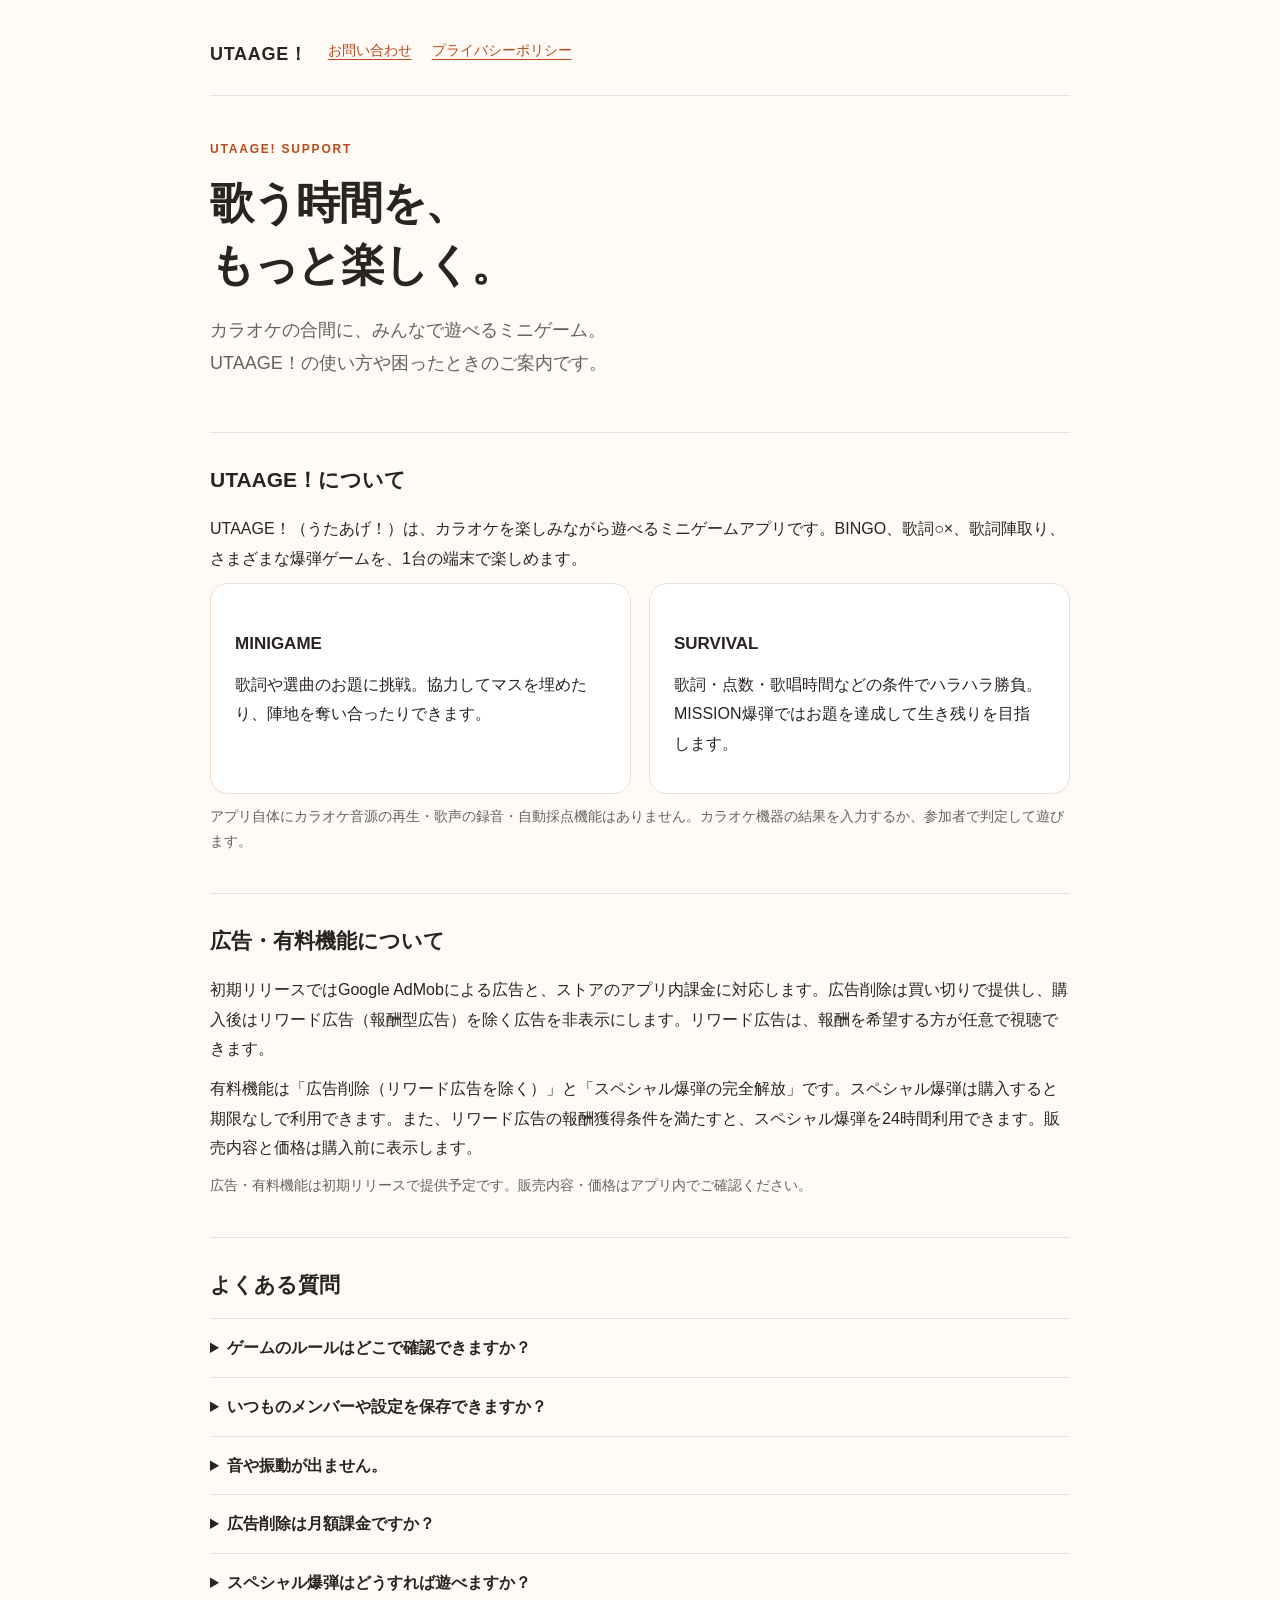
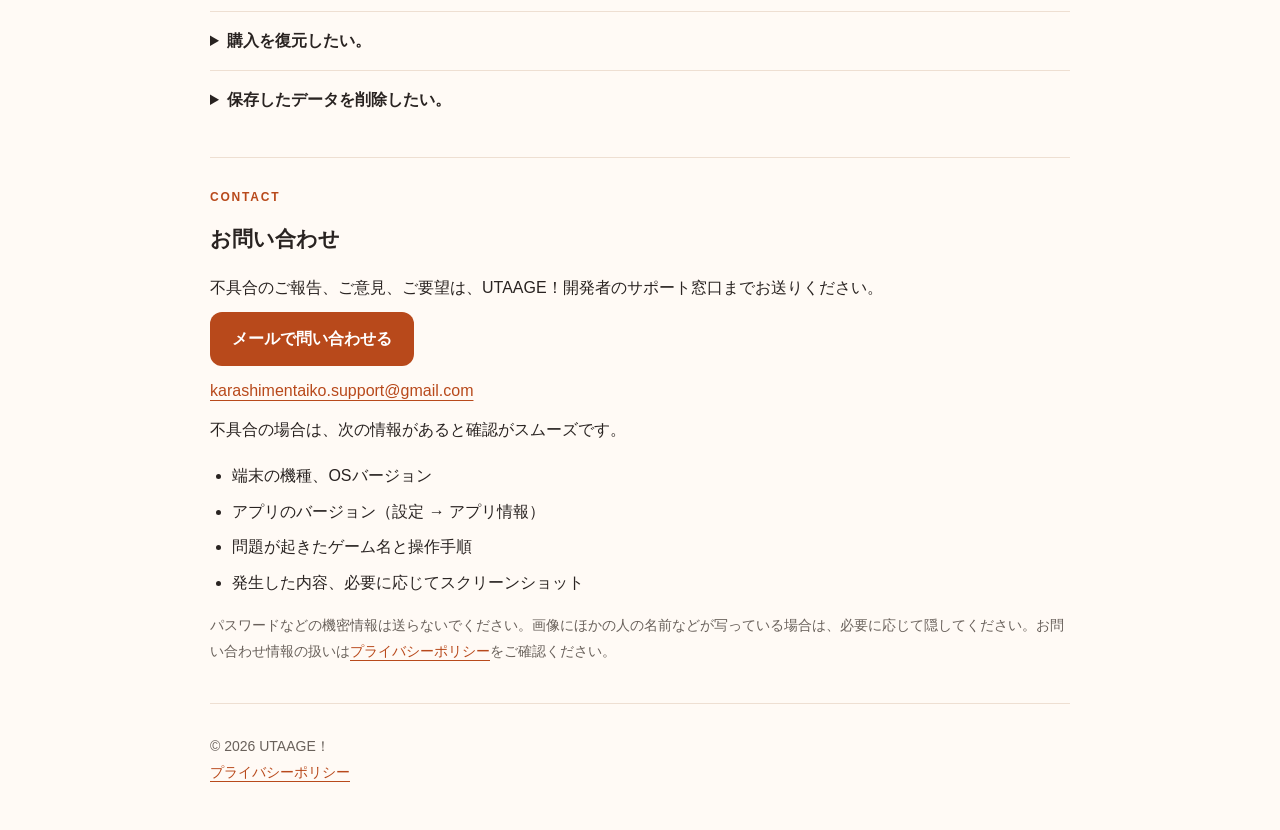
<file: index.html>
<!doctype html>
<html lang="ja"><head><meta charset="utf-8"><meta name="viewport" content="width=device-width,initial-scale=1"><meta name="description" content="カラオケミニゲームアプリUTAAGE！のサポートページ。遊び方、お問い合わせ、プライバシーポリシーをご案内します。"><title>UTAAGE！ サポート</title><link rel="stylesheet" href="style.css"></head><body>
<header><nav aria-label="ナビゲーション"><a class="brand" href="index.html">UTAAGE！</a><a href="#contact">お問い合わせ</a><a href="privacy.html">プライバシーポリシー</a></nav></header>
<main><section class="hero"><p class="eyebrow">UTAAGE! SUPPORT</p><h1>歌う時間を、<br>もっと楽しく。</h1><p class="lead">カラオケの合間に、みんなで遊べるミニゲーム。<br>UTAAGE！の使い方や困ったときのご案内です。</p></section>
<section><h2>UTAAGE！について</h2><p>UTAAGE！（うたあげ！）は、カラオケを楽しみながら遊べるミニゲームアプリです。BINGO、歌詞○×、歌詞陣取り、さまざまな爆弾ゲームを、1台の端末で楽しめます。</p><div class="grid"><div class="card"><h3>MINIGAME</h3><p>歌詞や選曲のお題に挑戦。協力してマスを埋めたり、陣地を奪い合ったりできます。</p></div><div class="card"><h3>SURVIVAL</h3><p>歌詞・点数・歌唱時間などの条件でハラハラ勝負。MISSION爆弾ではお題を達成して生き残りを目指します。</p></div></div><p class="muted">アプリ自体にカラオケ音源の再生・歌声の録音・自動採点機能はありません。カラオケ機器の結果を入力するか、参加者で判定して遊びます。</p></section>
<section><h2>広告・有料機能について</h2><p>初期リリースではGoogle AdMobによる広告と、ストアのアプリ内課金に対応します。広告削除は買い切りで提供し、購入後はリワード広告（報酬型広告）を除く広告を非表示にします。リワード広告は、報酬を希望する方が任意で視聴できます。</p><p>有料機能は「広告削除（リワード広告を除く）」と「スペシャル爆弾の完全解放」です。スペシャル爆弾は購入すると期限なしで利用できます。また、リワード広告の報酬獲得条件を満たすと、スペシャル爆弾を24時間利用できます。販売内容と価格は購入前に表示します。</p><p class="muted">広告・有料機能は初期リリースで提供予定です。販売内容・価格はアプリ内でご確認ください。</p></section>
<section><h2>よくある質問</h2>
<details><summary>ゲームのルールはどこで確認できますか？</summary><p>ゲーム一覧の各ゲームにある「ルール」ボタンから確認できます。</p></details>
<details><summary>いつものメンバーや設定を保存できますか？</summary><p>「設定」からメンバーやチーム構成、ゲームごとのデフォルト設定を保存できます。保存データは端末内で管理します。</p></details>
<details><summary>音や振動が出ません。</summary><p>アプリの「設定 → 音・振動・画面」と、端末側の音量・振動設定を確認してください。振動は対応する実機のみで利用できます。</p></details>
<details><summary>広告削除は月額課金ですか？</summary><p>広告削除は1回の購入で利用する買い切りです。自動更新の月額課金ではありません。任意で視聴するリワード広告は削除の対象外です。</p></details>
<details><summary>スペシャル爆弾はどうすれば遊べますか？</summary><p>有料の完全解放で期限なしに利用できます。購入せずに遊びたい場合は、任意でリワード広告を視聴し、報酬獲得条件を満たすと24時間解放されます。報酬の内容は視聴前に案内します。</p></details>
<details><summary>購入を復元したい。</summary><p>購入時と同じApple AccountまたはGoogleアカウントで、購入したストアにサインインしてください。復元できない場合は、アプリのバージョンと購入した商品名を添えてお問い合わせください。パスワードやカード番号は送らないでください。</p></details>
<details><summary>保存したデータを削除したい。</summary><p>「設定 → データ管理」で、前回設定・デフォルト設定・登録メンバー・保存チームを種類別に削除できます。メンバーとチームは別々に保存されているため、それぞれの削除が必要です。</p></details>
</section>
<section id="contact"><p class="eyebrow">CONTACT</p><h2>お問い合わせ</h2><p>不具合のご報告、ご意見、ご要望は、UTAAGE！開発者のサポート窓口までお送りください。</p><p><a class="button" href="mailto:karashimentaiko.support@gmail.com?subject=UTAAGE%EF%BC%81%20%E3%81%8A%E5%95%8F%E3%81%84%E5%90%88%E3%82%8F%E3%81%9B">メールで問い合わせる</a></p><p><a href="mailto:karashimentaiko.support@gmail.com">karashimentaiko.support@gmail.com</a></p><p>不具合の場合は、次の情報があると確認がスムーズです。</p><ul><li>端末の機種、OSバージョン</li><li>アプリのバージョン（設定 → アプリ情報）</li><li>問題が起きたゲーム名と操作手順</li><li>発生した内容、必要に応じてスクリーンショット</li></ul><p class="muted">パスワードなどの機密情報は送らないでください。画像にほかの人の名前などが写っている場合は、必要に応じて隠してください。お問い合わせ情報の扱いは<a href="privacy.html">プライバシーポリシー</a>をご確認ください。</p></section>
</main><footer>© 2026 UTAAGE！<br><a href="privacy.html">プライバシーポリシー</a></footer></body></html>
</file>
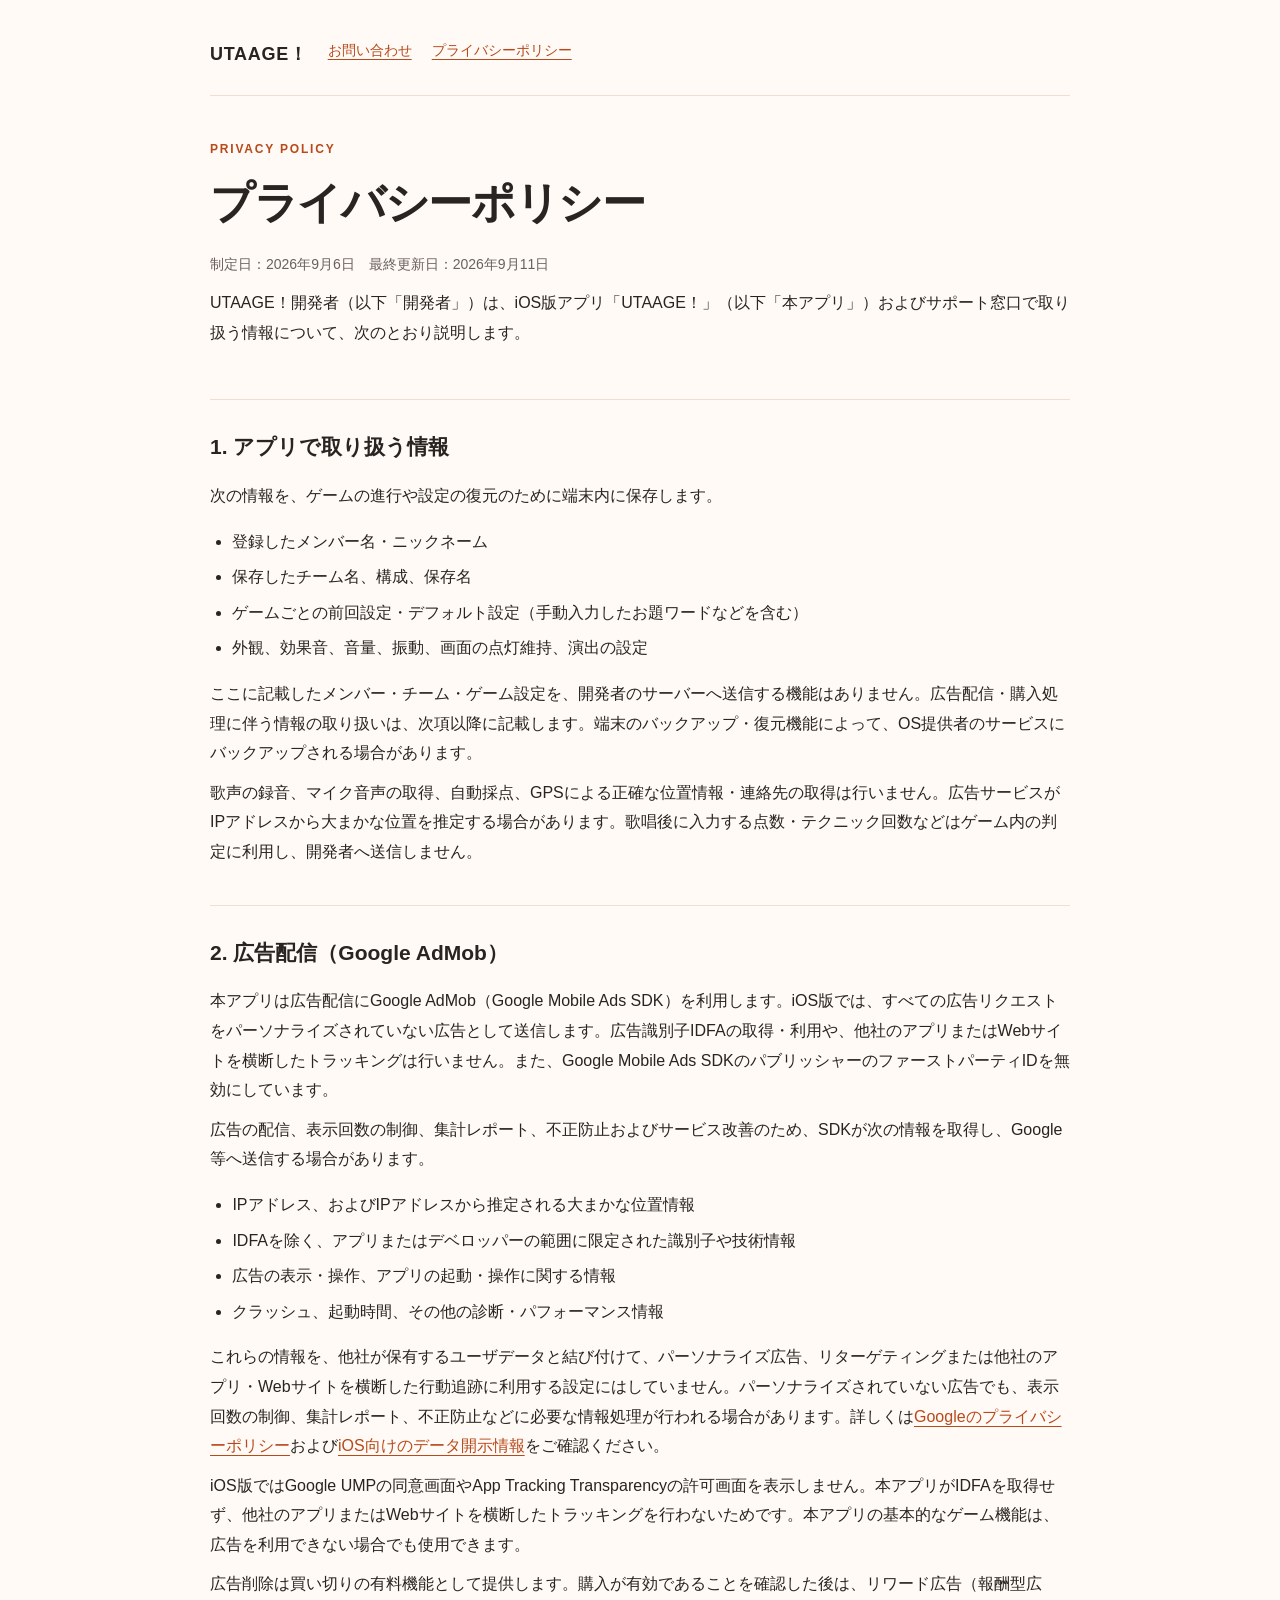
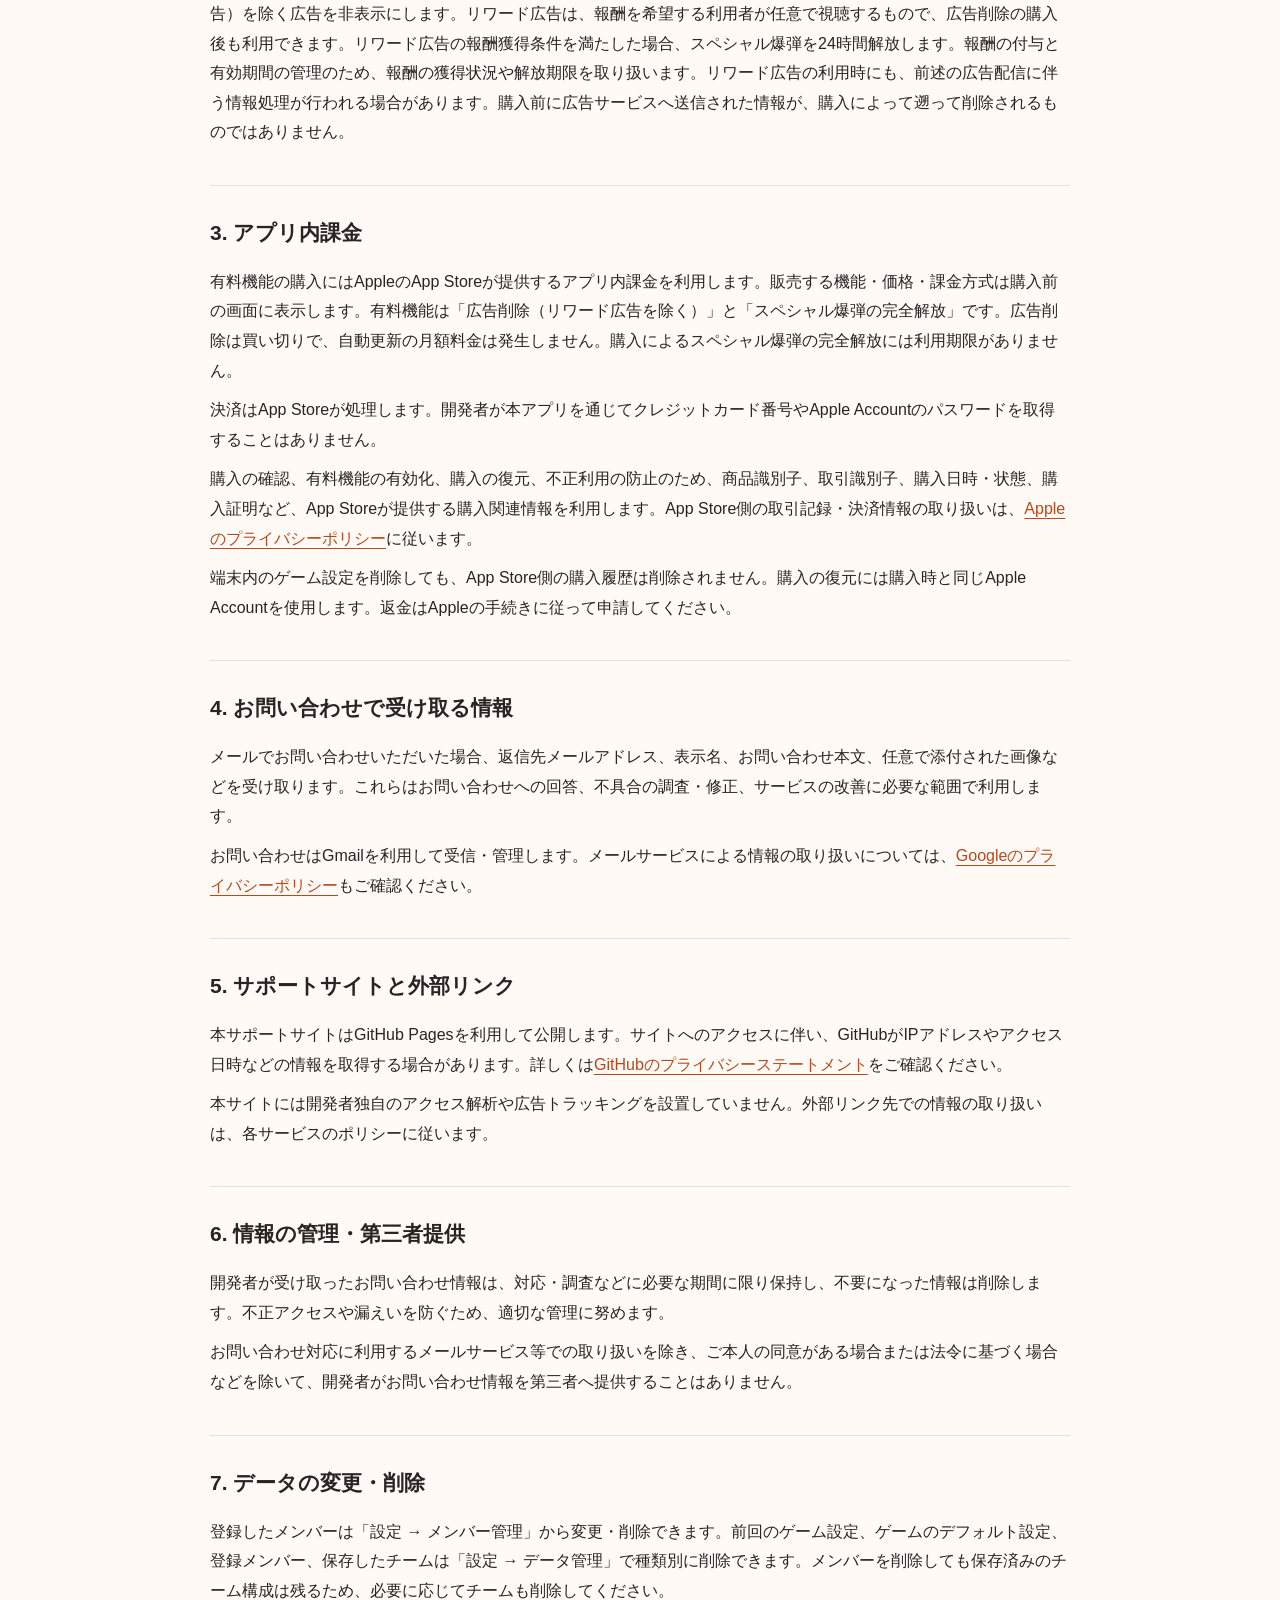
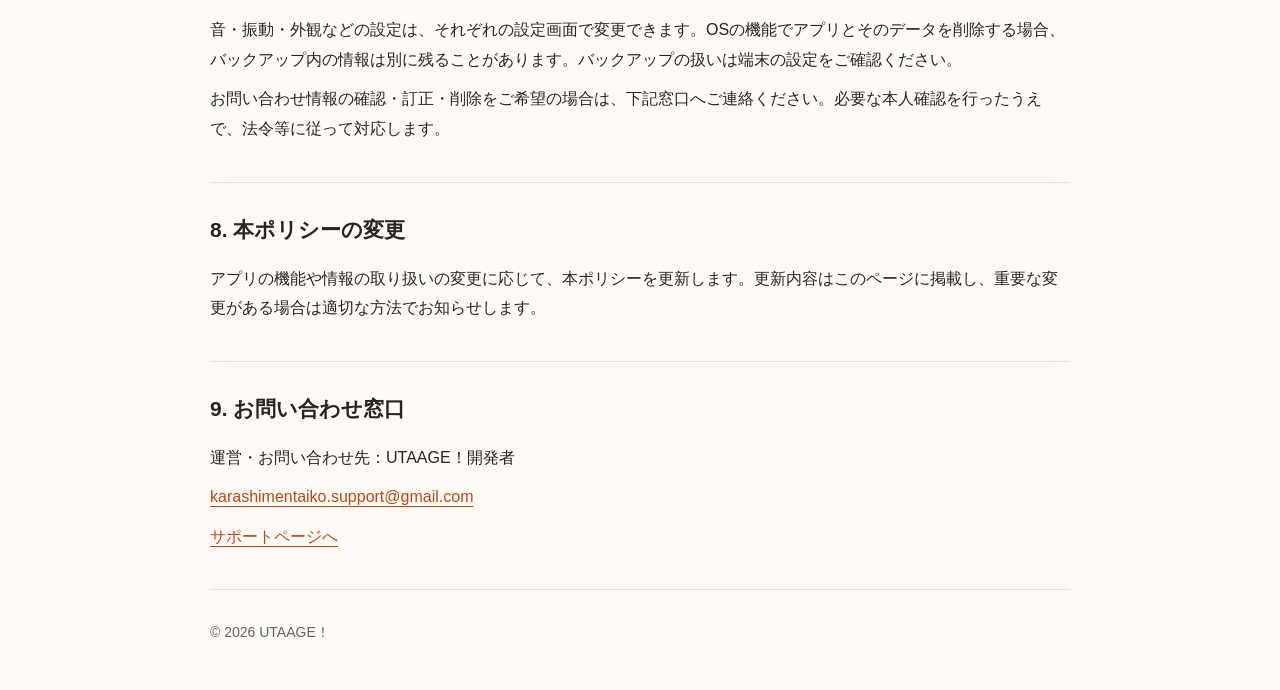
<file: privacy.html>
<!doctype html>
<html lang="ja"><head><meta charset="utf-8"><meta name="viewport" content="width=device-width,initial-scale=1"><meta name="description" content="UTAAGE！における端末内データ、お問い合わせ情報、外部サービスの取り扱いについて。"><title>プライバシーポリシー | UTAAGE！</title><link rel="stylesheet" href="style.css"></head><body>
<header><nav aria-label="ナビゲーション"><a class="brand" href="index.html">UTAAGE！</a><a href="index.html#contact">お問い合わせ</a><a href="privacy.html" aria-current="page">プライバシーポリシー</a></nav></header>
<main><section class="hero"><p class="eyebrow">PRIVACY POLICY</p><h1>プライバシーポリシー</h1><p class="muted">制定日：2026年9月6日　最終更新日：2026年9月11日</p><p>UTAAGE！開発者（以下「開発者」）は、iOS版アプリ「UTAAGE！」（以下「本アプリ」）およびサポート窓口で取り扱う情報について、次のとおり説明します。</p></section>
<section><h2>1. アプリで取り扱う情報</h2><p>次の情報を、ゲームの進行や設定の復元のために端末内に保存します。</p><ul><li>登録したメンバー名・ニックネーム</li><li>保存したチーム名、構成、保存名</li><li>ゲームごとの前回設定・デフォルト設定（手動入力したお題ワードなどを含む）</li><li>外観、効果音、音量、振動、画面の点灯維持、演出の設定</li></ul><p>ここに記載したメンバー・チーム・ゲーム設定を、開発者のサーバーへ送信する機能はありません。広告配信・購入処理に伴う情報の取り扱いは、次項以降に記載します。端末のバックアップ・復元機能によって、OS提供者のサービスにバックアップされる場合があります。</p><p>歌声の録音、マイク音声の取得、自動採点、GPSによる正確な位置情報・連絡先の取得は行いません。広告サービスがIPアドレスから大まかな位置を推定する場合があります。歌唱後に入力する点数・テクニック回数などはゲーム内の判定に利用し、開発者へ送信しません。</p></section>
<section><h2>2. 広告配信（Google AdMob）</h2><p>本アプリは広告配信にGoogle AdMob（Google Mobile Ads SDK）を利用します。iOS版では、すべての広告リクエストをパーソナライズされていない広告として送信します。広告識別子IDFAの取得・利用や、他社のアプリまたはWebサイトを横断したトラッキングは行いません。また、Google Mobile Ads SDKのパブリッシャーのファーストパーティIDを無効にしています。</p><p>広告の配信、表示回数の制御、集計レポート、不正防止およびサービス改善のため、SDKが次の情報を取得し、Google等へ送信する場合があります。</p><ul><li>IPアドレス、およびIPアドレスから推定される大まかな位置情報</li><li>IDFAを除く、アプリまたはデベロッパーの範囲に限定された識別子や技術情報</li><li>広告の表示・操作、アプリの起動・操作に関する情報</li><li>クラッシュ、起動時間、その他の診断・パフォーマンス情報</li></ul><p>これらの情報を、他社が保有するユーザデータと結び付けて、パーソナライズ広告、リターゲティングまたは他社のアプリ・Webサイトを横断した行動追跡に利用する設定にはしていません。パーソナライズされていない広告でも、表示回数の制御、集計レポート、不正防止などに必要な情報処理が行われる場合があります。詳しくは<a href="https://policies.google.com/privacy?hl=ja">Googleのプライバシーポリシー</a>および<a href="https://developers.google.com/admob/ios/privacy/data-disclosure">iOS向けのデータ開示情報</a>をご確認ください。</p><p>iOS版ではGoogle UMPの同意画面やApp Tracking Transparencyの許可画面を表示しません。本アプリがIDFAを取得せず、他社のアプリまたはWebサイトを横断したトラッキングを行わないためです。本アプリの基本的なゲーム機能は、広告を利用できない場合でも使用できます。</p><p>広告削除は買い切りの有料機能として提供します。購入が有効であることを確認した後は、リワード広告（報酬型広告）を除く広告を非表示にします。リワード広告は、報酬を希望する利用者が任意で視聴するもので、広告削除の購入後も利用できます。リワード広告の報酬獲得条件を満たした場合、スペシャル爆弾を24時間解放します。報酬の付与と有効期間の管理のため、報酬の獲得状況や解放期限を取り扱います。リワード広告の利用時にも、前述の広告配信に伴う情報処理が行われる場合があります。購入前に広告サービスへ送信された情報が、購入によって遡って削除されるものではありません。</p></section>
<section><h2>3. アプリ内課金</h2><p>有料機能の購入にはAppleのApp Storeが提供するアプリ内課金を利用します。販売する機能・価格・課金方式は購入前の画面に表示します。有料機能は「広告削除（リワード広告を除く）」と「スペシャル爆弾の完全解放」です。広告削除は買い切りで、自動更新の月額料金は発生しません。購入によるスペシャル爆弾の完全解放には利用期限がありません。</p><p>決済はApp Storeが処理します。開発者が本アプリを通じてクレジットカード番号やApple Accountのパスワードを取得することはありません。</p><p>購入の確認、有料機能の有効化、購入の復元、不正利用の防止のため、商品識別子、取引識別子、購入日時・状態、購入証明など、App Storeが提供する購入関連情報を利用します。App Store側の取引記録・決済情報の取り扱いは、<a href="https://www.apple.com/jp/legal/privacy/">Appleのプライバシーポリシー</a>に従います。</p><p>端末内のゲーム設定を削除しても、App Store側の購入履歴は削除されません。購入の復元には購入時と同じApple Accountを使用します。返金はAppleの手続きに従って申請してください。</p></section>
<section><h2>4. お問い合わせで受け取る情報</h2><p>メールでお問い合わせいただいた場合、返信先メールアドレス、表示名、お問い合わせ本文、任意で添付された画像などを受け取ります。これらはお問い合わせへの回答、不具合の調査・修正、サービスの改善に必要な範囲で利用します。</p><p>お問い合わせはGmailを利用して受信・管理します。メールサービスによる情報の取り扱いについては、<a href="https://policies.google.com/privacy?hl=ja">Googleのプライバシーポリシー</a>もご確認ください。</p></section>
<section><h2>5. サポートサイトと外部リンク</h2><p>本サポートサイトはGitHub Pagesを利用して公開します。サイトへのアクセスに伴い、GitHubがIPアドレスやアクセス日時などの情報を取得する場合があります。詳しくは<a href="https://docs.github.com/en/site-policy/privacy-policies/github-general-privacy-statement">GitHubのプライバシーステートメント</a>をご確認ください。</p><p>本サイトには開発者独自のアクセス解析や広告トラッキングを設置していません。外部リンク先での情報の取り扱いは、各サービスのポリシーに従います。</p></section>
<section><h2>6. 情報の管理・第三者提供</h2><p>開発者が受け取ったお問い合わせ情報は、対応・調査などに必要な期間に限り保持し、不要になった情報は削除します。不正アクセスや漏えいを防ぐため、適切な管理に努めます。</p><p>お問い合わせ対応に利用するメールサービス等での取り扱いを除き、ご本人の同意がある場合または法令に基づく場合などを除いて、開発者がお問い合わせ情報を第三者へ提供することはありません。</p></section>
<section><h2>7. データの変更・削除</h2><p>登録したメンバーは「設定 → メンバー管理」から変更・削除できます。前回のゲーム設定、ゲームのデフォルト設定、登録メンバー、保存したチームは「設定 → データ管理」で種類別に削除できます。メンバーを削除しても保存済みのチーム構成は残るため、必要に応じてチームも削除してください。</p><p>音・振動・外観などの設定は、それぞれの設定画面で変更できます。OSの機能でアプリとそのデータを削除する場合、バックアップ内の情報は別に残ることがあります。バックアップの扱いは端末の設定をご確認ください。</p><p>お問い合わせ情報の確認・訂正・削除をご希望の場合は、下記窓口へご連絡ください。必要な本人確認を行ったうえで、法令等に従って対応します。</p></section>
<section><h2>8. 本ポリシーの変更</h2><p>アプリの機能や情報の取り扱いの変更に応じて、本ポリシーを更新します。更新内容はこのページに掲載し、重要な変更がある場合は適切な方法でお知らせします。</p></section>
<section><h2>9. お問い合わせ窓口</h2><p>運営・お問い合わせ先：UTAAGE！開発者</p><p><a href="mailto:karashimentaiko.support@gmail.com?subject=UTAAGE%EF%BC%81%20%E3%83%97%E3%83%A9%E3%82%A4%E3%83%90%E3%82%B7%E3%83%BC">karashimentaiko.support@gmail.com</a></p><p><a href="index.html#contact">サポートページへ</a></p></section>
</main><footer>© 2026 UTAAGE！</footer></body></html>
</file>
<file: style.css>
:root{color-scheme:light;--ink:#292321;--muted:#69615b;--accent:#b8491b;--paper:#fffaf5;--line:#eedfd2}*{box-sizing:border-box}body{margin:0;background:var(--paper);color:var(--ink);font-family:-apple-system,BlinkMacSystemFont,"Hiragino Sans","Noto Sans JP",sans-serif;line-height:1.85}header,main,footer{width:min(860px,calc(100% - 40px));margin:auto}header{padding:38px 0 24px;border-bottom:1px solid var(--line)}nav{display:flex;gap:20px;flex-wrap:wrap;font-size:14px}a{color:var(--accent);text-underline-offset:4px;overflow-wrap:anywhere}a:focus-visible{outline:3px solid var(--accent);outline-offset:5px}.brand{font-weight:900;font-size:18px;letter-spacing:.04em;color:var(--ink);text-decoration:none}.eyebrow{color:var(--accent);font-size:12px;font-weight:800;letter-spacing:.15em;margin:0 0 12px}h1{font-size:clamp(28px,6vw,44px);line-height:1.4;letter-spacing:-.03em;margin:0 0 18px}h2{font-size:21px;margin:0 0 14px}h3{font-size:17px;margin:20px 0 8px}.lead{font-size:18px;color:var(--muted)}section{padding:28px 0;border-bottom:1px solid var(--line)}.hero{padding:42px 0}.card{background:white;padding:24px;border:1px solid var(--line);border-radius:18px}.button{display:inline-block;background:var(--accent);color:white;text-decoration:none;border-radius:12px;padding:12px 22px;font-weight:700}.muted,footer{color:var(--muted);font-size:14px}p{margin:10px 0}ul{padding-left:1.4em}li{margin:6px 0}footer{padding:30px 0 44px}.grid{display:grid;grid-template-columns:1fr 1fr;gap:18px}details{padding:14px 0;border-top:1px solid var(--line)}summary{font-weight:700;cursor:pointer}@media(max-width:600px){.grid{grid-template-columns:1fr}.hero{padding:30px 0}.card{padding:18px}header{padding-top:24px}}@media(prefers-color-scheme:dark){:root{color-scheme:dark;--paper:#211c19;--ink:#fff3e9;--muted:#c8b8ad;--accent:#ffad82;--line:#504038}.card{background:#2c2520}.button{color:#241b16}}
</file>
